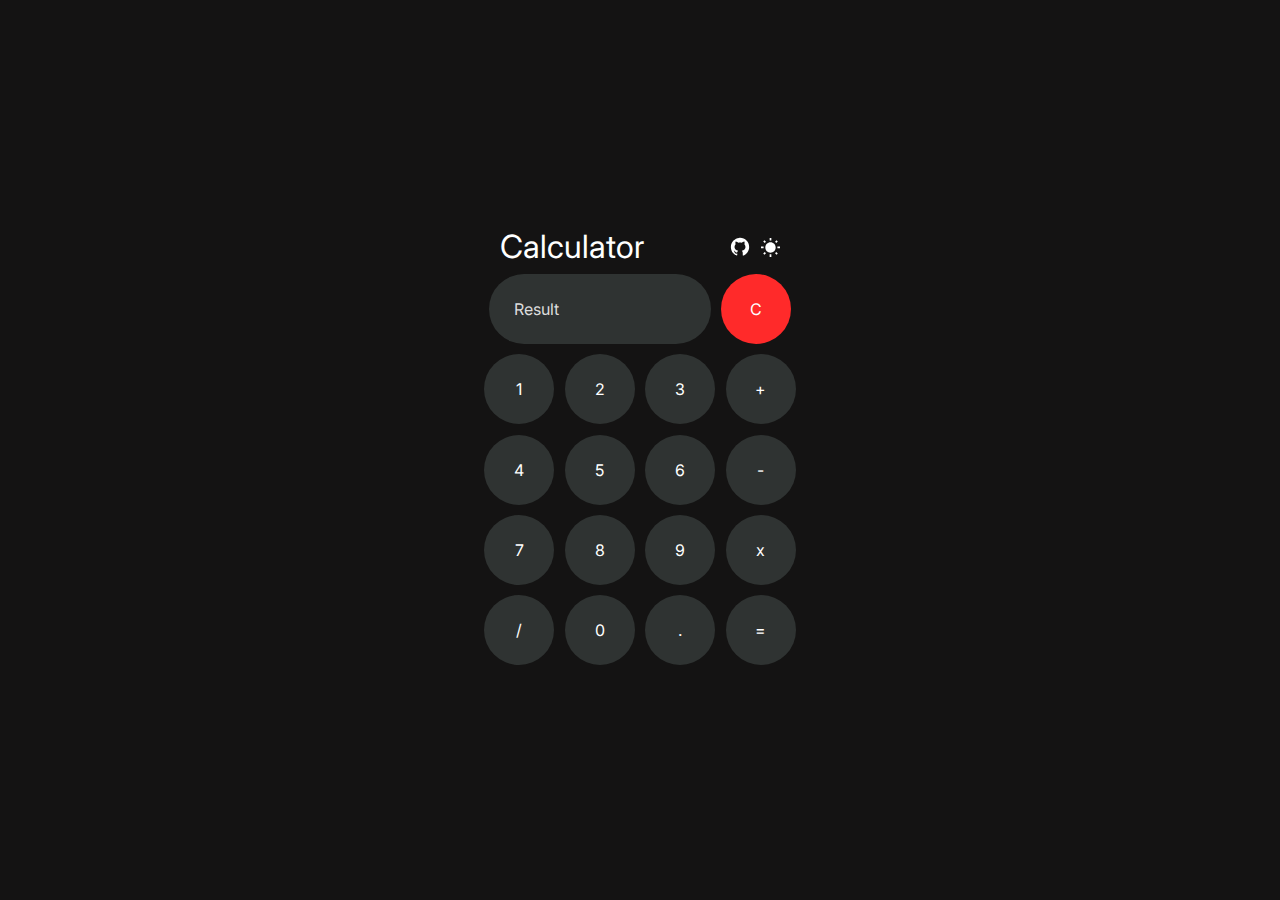
<file: Calculator/index.html>
<!DOCTYPE html>
<html lang="en">

<head>
  <meta charset="utf-8" />
  <meta http-equiv="X-UA-Compatible" content="IE=edge" />
  <title>Calculator</title>
  <meta name="description" content="Simple Calculator With Dark Mode." />
  <meta name="viewport" content="width=device-width, initial-scale=1" />
  <link rel="icon" type="image/x-icon" href="assets/calculator.ico">
  <link rel="stylesheet" href="styles/dark.css" id="theme" />
  <link rel="preconnect" href="https://fonts.googleapis.com">
  <link rel="preconnect" href="https://fonts.gstatic.com" crossorigin>
  <link href="https://fonts.googleapis.com/css2?family=Inter:wght@300;400&display=swap" rel="stylesheet">
</head>

<body>
  <div class="wrapper">
    <div class="container">
      <div class="header-container">
        <!-- This heading also notifies about the theme change.-->
        <h1 id="toast">Calculator</h1>
        <div class="top-buttons">
          <a href="https://github.com/Thangadurai2830/Codsoft">
            <img src="assets/GitHubLight.svg" alt="Sun Icon" height="22.5" width="22.5" id="github-icon">
          </a>
          <button type="button" onclick="changeTheme()" class="theme-button">
            <img src="assets/SunIcon.svg" alt="Theme Icon" height="19" width="19" id="theme-icon">
          </button>
        </div>
      </div>
      <div class="first-row">
        <input type="text" name="result" id="result" placeholder="Result" readonly />
        <input type="button" value="C" onclick="result.value=''" id="clear-button" />
      </div>
      <div class="second-row">
        <input type="button" value="1" onclick="liveScreen(1)" />
        <input type="button" value="2" onclick="liveScreen(2)" />
        <input type="button" value="3" onclick="liveScreen(3)" />
        <input type="button" value="+" onclick="liveScreen('+')" />
      </div>
      <div class="third-row">
        <input type="button" value="4" onclick=" liveScreen(4)" />
        <input type="button" value="5" onclick=" liveScreen(5)" />
        <input type="button" value="6" onclick=" liveScreen(6)" />
        <input type="button" value="-" onclick="liveScreen('-')" />
      </div>
      <div class="fourth-row">
        <input type="button" value="7" onclick="liveScreen(7)" />
        <input type="button" value="8" onclick="liveScreen(8)" />
        <input type="button" value="9" onclick=" liveScreen(9)" />
        <input type="button" value="x" onclick="liveScreen('*')" />
      </div>
      <div class="fifth-row">
        <input type="button" value="/" onclick="liveScreen('/')" />
        <input type="button" value="0" onclick="liveScreen(0)" />
        <input type="button" value="." onclick="liveScreen('.')" />
        <input type="button" value="=" onclick="calculate(result.value)" />
      </div>
    </div>
  </div>
  <script src="scripts/script.js">
  </script>
</body>

</html>
</file>
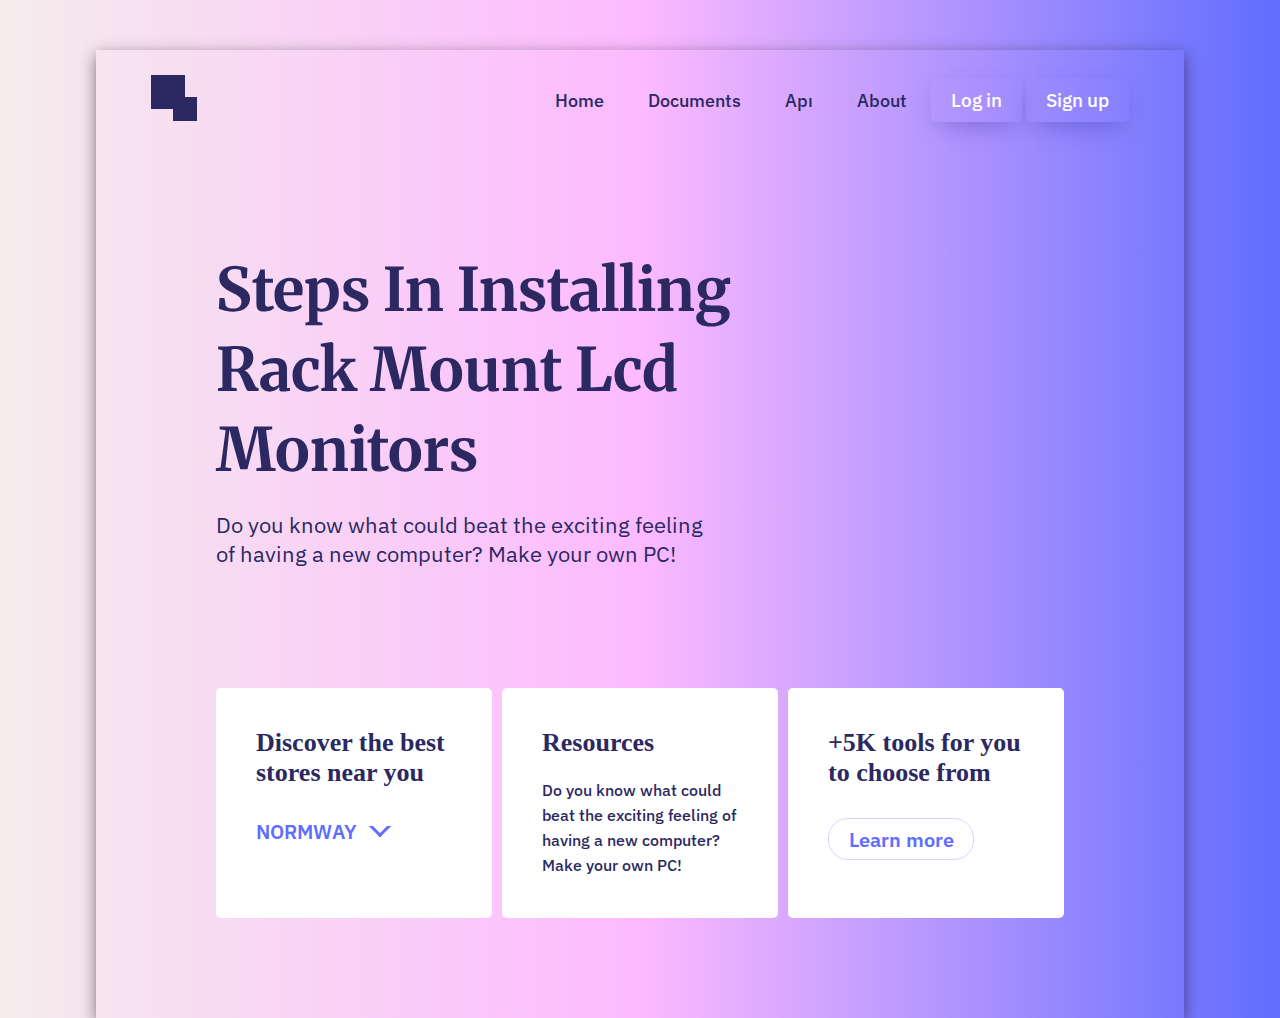
<file: Landing page/index.html>
<!DOCTYPE html>
<html lang="en">

<head>
    <meta charset="UTF-8">
    <meta http-equiv="X-UA-Compatible" content="IE=edge">

    <link rel="stylesheet" href="main.css">
    <meta name="viewport" content="width=device-width, initial-scale=1.0">
    <title>Document</title>
</head>

<body style="background-color: #F5ECEC;">


    <div class="container">
        <div class="banner">
            <div class="logo"><img src="imgs/Group 3.svg"/></div>
            <nav>
                <ul>
                    <li><a href="#">Home</a></li>
                    <li><a href="#">Documents</a></li>
                    <li><a href="#">Apı</a></li>
                    <li><a href="#">About</a></li>
                    <li><a class="btn"  href="#">Log in</a></li>
                    <li><a class="btn" href="#">Sign up</a></li>
                </ul>
            </nav>
        </div>
        <main>
            <div class="article">
                <h1>Steps In Installing Rack Mount Lcd Monitors</h1>
                <p>Do you know what could beat the exciting feeling of having a new computer? Make your own PC!</p>

            </div>
            <div class="cards">
                <div class="card">
                    <h5>Discover the best stores near you</h5>
                    <a class="dropdowmn">Normway</a>
                </div>
                <div class="card">
                    <h5>Resources</h5>
                    <p class="cardtext">Do you know what could beat the exciting feeling of having a new computer? Make your own PC!</p>
                </div>
                <div class="card">
                    <h5>+5K tools for you to choose from</h5>
                    <a class="btn" href="#">Learn more</a>
                </div>
            </div>
        </main>
    </div>

</body>

</html>
</file>
<file: Landing page/main.css>
@import url("https://fonts.googleapis.com/css2?family=IBM+Plex+Sans:wght@300;400;500;700&family=Merriweather:wght@700&display=swap");
* {
  padding: 0;
  margin: 0;
  list-style: none;
  border: none;
  text-decoration: none;
  -webkit-box-sizing: border-box;
          box-sizing: border-box;
}

*:focus {
  outline: 0;
}

body {
  background-image: -webkit-gradient(linear, left top, right top, from(#F5ECEC), color-stop(#FDBAFF), to(#606DFE));
  background-image: linear-gradient(90deg, #F5ECEC, #FDBAFF, #606DFE);
  display: -webkit-box;
  display: -ms-flexbox;
  display: flex;
  -webkit-box-pack: center;
      -ms-flex-pack: center;
          justify-content: center;
  -webkit-box-align: center;
      -ms-flex-align: center;
          align-items: center;
}

body body:before {
  content: '';
  position: absolute;
  top: -20px;
  left: -20px;
  bottom: -20px;
  right: -20px;
  background-color: #0a1053;
}

body .container {
  position: relative;
  margin-top: 50px;
  width: 85%;
  -webkit-box-shadow: 0 5px 15px rgba(0, 0, 0, 0.5);
          box-shadow: 0 5px 15px rgba(0, 0, 0, 0.5);
  overflow: hidden;
}

body .container .banner {
  display: -webkit-box;
  display: -ms-flexbox;
  display: flex;
  -webkit-box-pack: justify;
      -ms-flex-pack: justify;
          justify-content: space-between;
  -webkit-box-align: center;
      -ms-flex-align: center;
          align-items: center;
  width: 100%;
  height: 100px;
  padding: 0 55px;
}

body .container .banner nav ul li {
  display: inline-block;
  padding: 10px 0px;
  color: #2B2862;
}

body .container .banner nav ul li a {
  padding-left: 10px;
  font-family: "IBM Plex Sans", sans-serif;
  font-weight: 500;
  color: #2B2862;
  font-size: 18px;
  padding: 10px 20px;
  cursor: pointer;
  -webkit-transition: all .3s ease-in-out;
  transition: all .3s ease-in-out;
}

body .container .banner nav ul li a:hover {
  background-color: #2B2862;
  color: white;
  border-radius: 5px;
}

body .container .banner nav ul li .btn {
  color: white;
  border-radius: 5px;
  font-size: 19px;
  -webkit-box-shadow: 0px 9px 28px -10px rgba(1, 9, 104, 0.37582);
          box-shadow: 0px 9px 28px -10px rgba(1, 9, 104, 0.37582);
}

body .container .banner nav ul li .btn:hover {
  background-color: #2B2862;
  color: #fff;
  border-radius: 5px;
}

body .container main {
  margin: 100px 120px;
}

body .container main .article {
  margin-right: 250px;
  color: #2B2862;
}

body .container main .article h1 {
  font-family: "Merriweather", sans-serif;
  font-size: 60px;
  font-weight: bold;
  line-height: 80px;
}

body .container main .article p {
  font-family: "IBM Plex Sans", sans-serif;
  font-size: 22px;
  font-weight: 400;
  margin: 20px 100px 120px 0;
}

body .container main .cards {
  display: -webkit-box;
  display: -ms-flexbox;
  display: flex;
}

body .container main .cards .card {
  width: 335px;
  padding: 40px;
  display: -webkit-box;
  display: -ms-flexbox;
  display: flex;
  -webkit-box-orient: vertical;
  -webkit-box-direction: normal;
      -ms-flex-direction: column;
          flex-direction: column;
  background-color: #fff;
  border-radius: 5px;
  margin-right: 10px;
}

body .container main .cards .card:last-child {
  margin-right: 0;
}

body .container main .cards .card h5 {
  font-weight: "Merriweather", sans-serif;
  font-size: 26px;
  font-weight: 600;
  color: #2B2862;
}

body .container main .cards .card a {
  color: #606DFE;
  display: -webkit-box;
  display: -ms-flexbox;
  display: flex;
  font-family: "IBM Plex Sans", sans-serif;
  font-size: 20px;
  font-weight: 600;
  margin-top: 30px;
  cursor: pointer;
}

body .container main .cards .card .dropdowmn {
  text-transform: uppercase;
}

body .container main .cards .card .dropdowmn:after {
  content: '';
  border: 3px solid;
  border-color: transparent #606DFE #606DFE transparent;
  width: 10px;
  height: 10px;
  margin: 0 0 0 15px;
  -webkit-transform: rotateZ(45deg);
          transform: rotateZ(45deg);
}

body .container main .cards .card .cardtext {
  font-family: "IBM Plex Sans", sans-serif;
  font-weight: 500;
  line-height: 25px;
  color: #2B2862;
  margin-top: 20px;
}

body .container main .cards .card .btn {
  display: -webkit-box;
  display: -ms-flexbox;
  display: flex;
  -webkit-box-pack: center;
      -ms-flex-pack: center;
          justify-content: center;
  -webkit-box-align: center;
      -ms-flex-align: center;
          align-items: center;
  width: 146px;
  height: 42px;
  border: 1px solid #D4D7FF;
  border-radius: 20px;
  -webkit-transition: background-color .5s ease;
  transition: background-color .5s ease;
}

body .container main .cards .card .btn:hover {
  background-color: #D4D7FF;
  border: 2px solid #D4D7FF;
}
/*# sourceMappingURL=main.css.map */
</file>
<file: Calculator/styles/dark.css>
/* CSS Reset & Global Styles */
* {
  box-sizing: border-box;
  padding: 0;
  margin: 0;
  font-family: Inter, -apple-system, BlinkMacSystemFont, 'Segoe UI', 'Open Sans';
  -webkit-appearance: none;
}

::placeholder {
  color: rgb(221, 221, 221);
}

.wrapper {
  height: 100vh;
  width: 100%;
  display: flex;
  justify-content: center;
  flex-direction: column;
  align-items: center;
  background-color: rgb(20, 19, 19);
  transition: 0.8s all;
}

h1 {
  margin-bottom: 1.5%;
  color: #fff;
  font-weight: normal;
}

.container {
  width: 350px;
  display: flex;
  justify-content: center;
  flex-direction: column;
  align-items: center;
}

.header-container {
  display: flex;
  justify-content: space-between;
  align-items: center;
  width: 80%;
}

.top-buttons {
  display: flex;
  align-items: center;

}

input {
  padding: 25px;
  color: rgb(255, 255, 255);
  font-size: 1em;
  cursor: pointer;
  width: 70px;
  background-color: rgb(47, 51, 50);
  border: none;
  outline: none;
  border-radius: 100px;
  margin: 0.2em;
}

.first-row,
.second-row,
.third-row,
.fourth-row,
.fifth-row {
  margin-bottom: 4px;
}

input[type="text"] {
  background-color: rgb(47, 51, 50);
  width: 222.5px;
}

input[type="button"]:hover {
  background-color: rgb(101, 101, 101);
  color: #fff;
}

#clear-button {
  color: #fff;
  background-color: rgb(255, 42, 42);
}

a {
  text-decoration: none;
  color: #fff;
}

#github-icon {
  margin-right: 10px;
}

.theme-button {
  all: unset;
  cursor: pointer;
}
</file>
